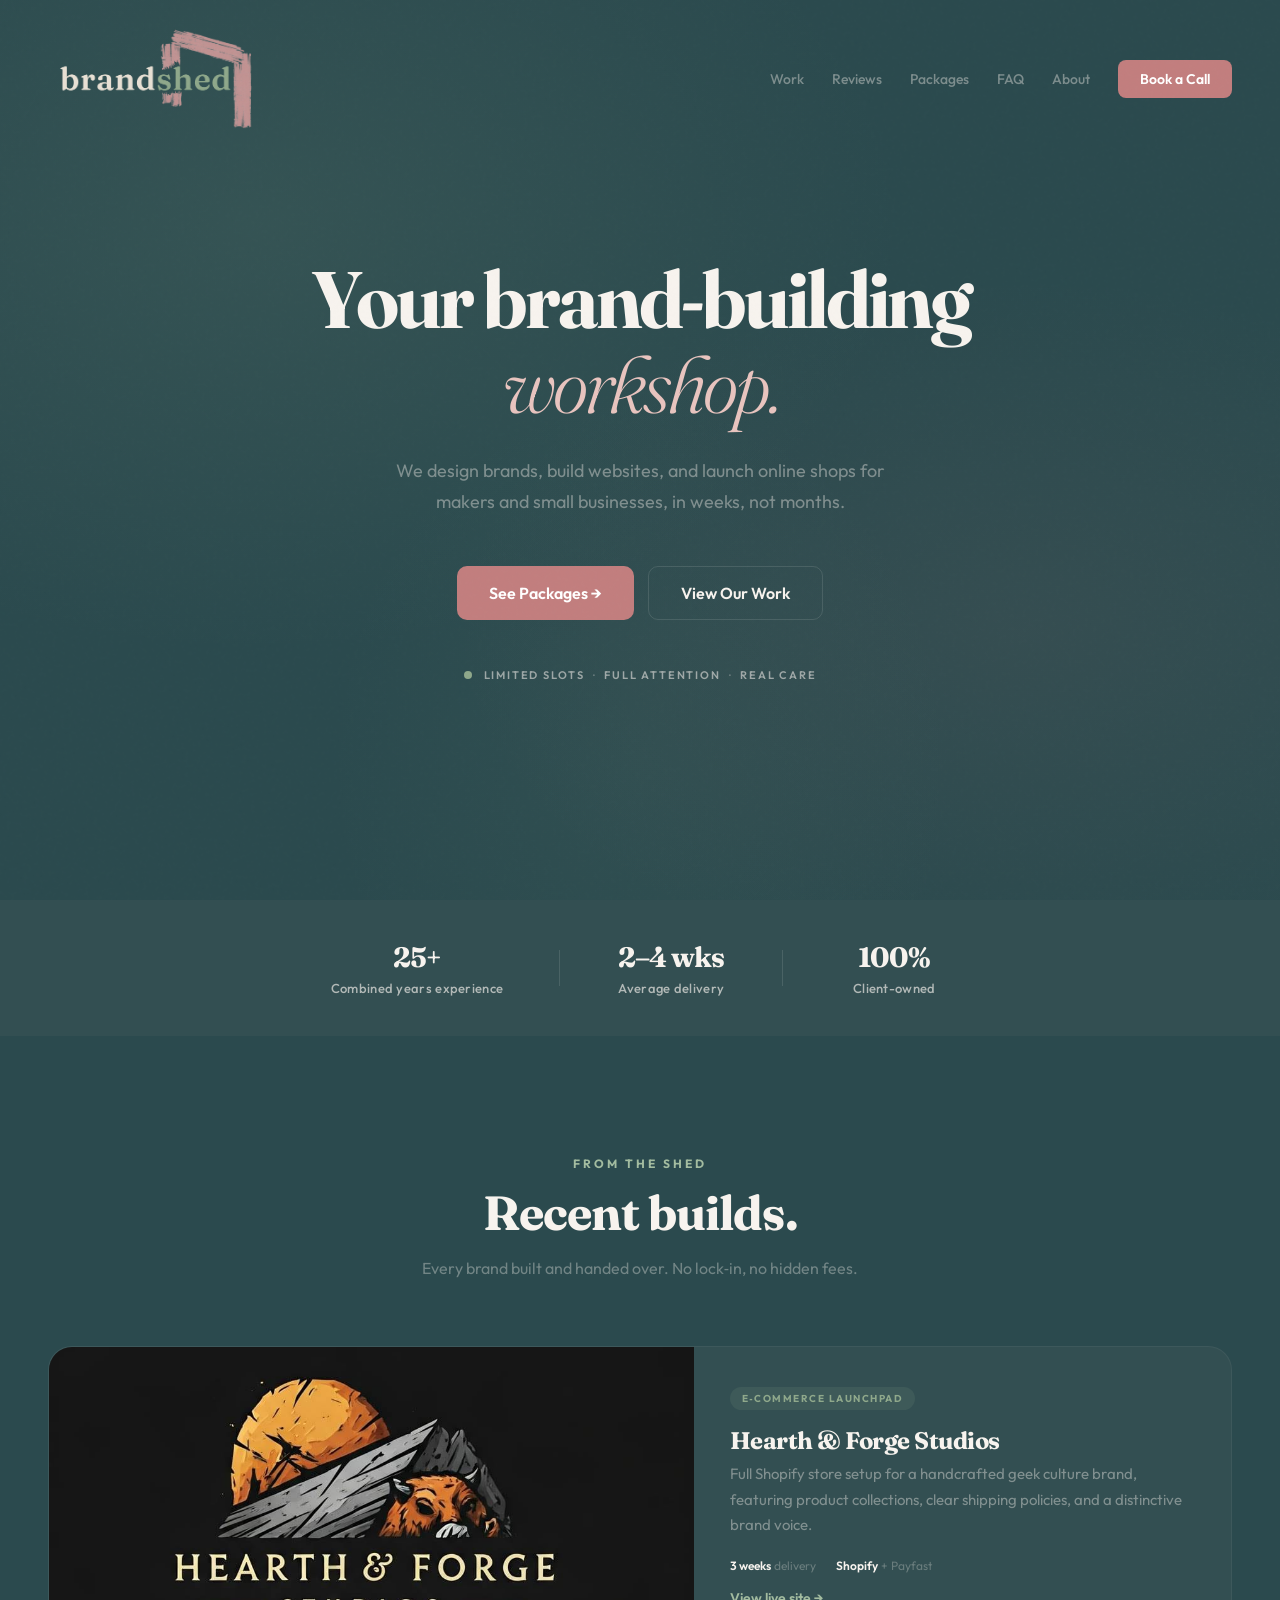
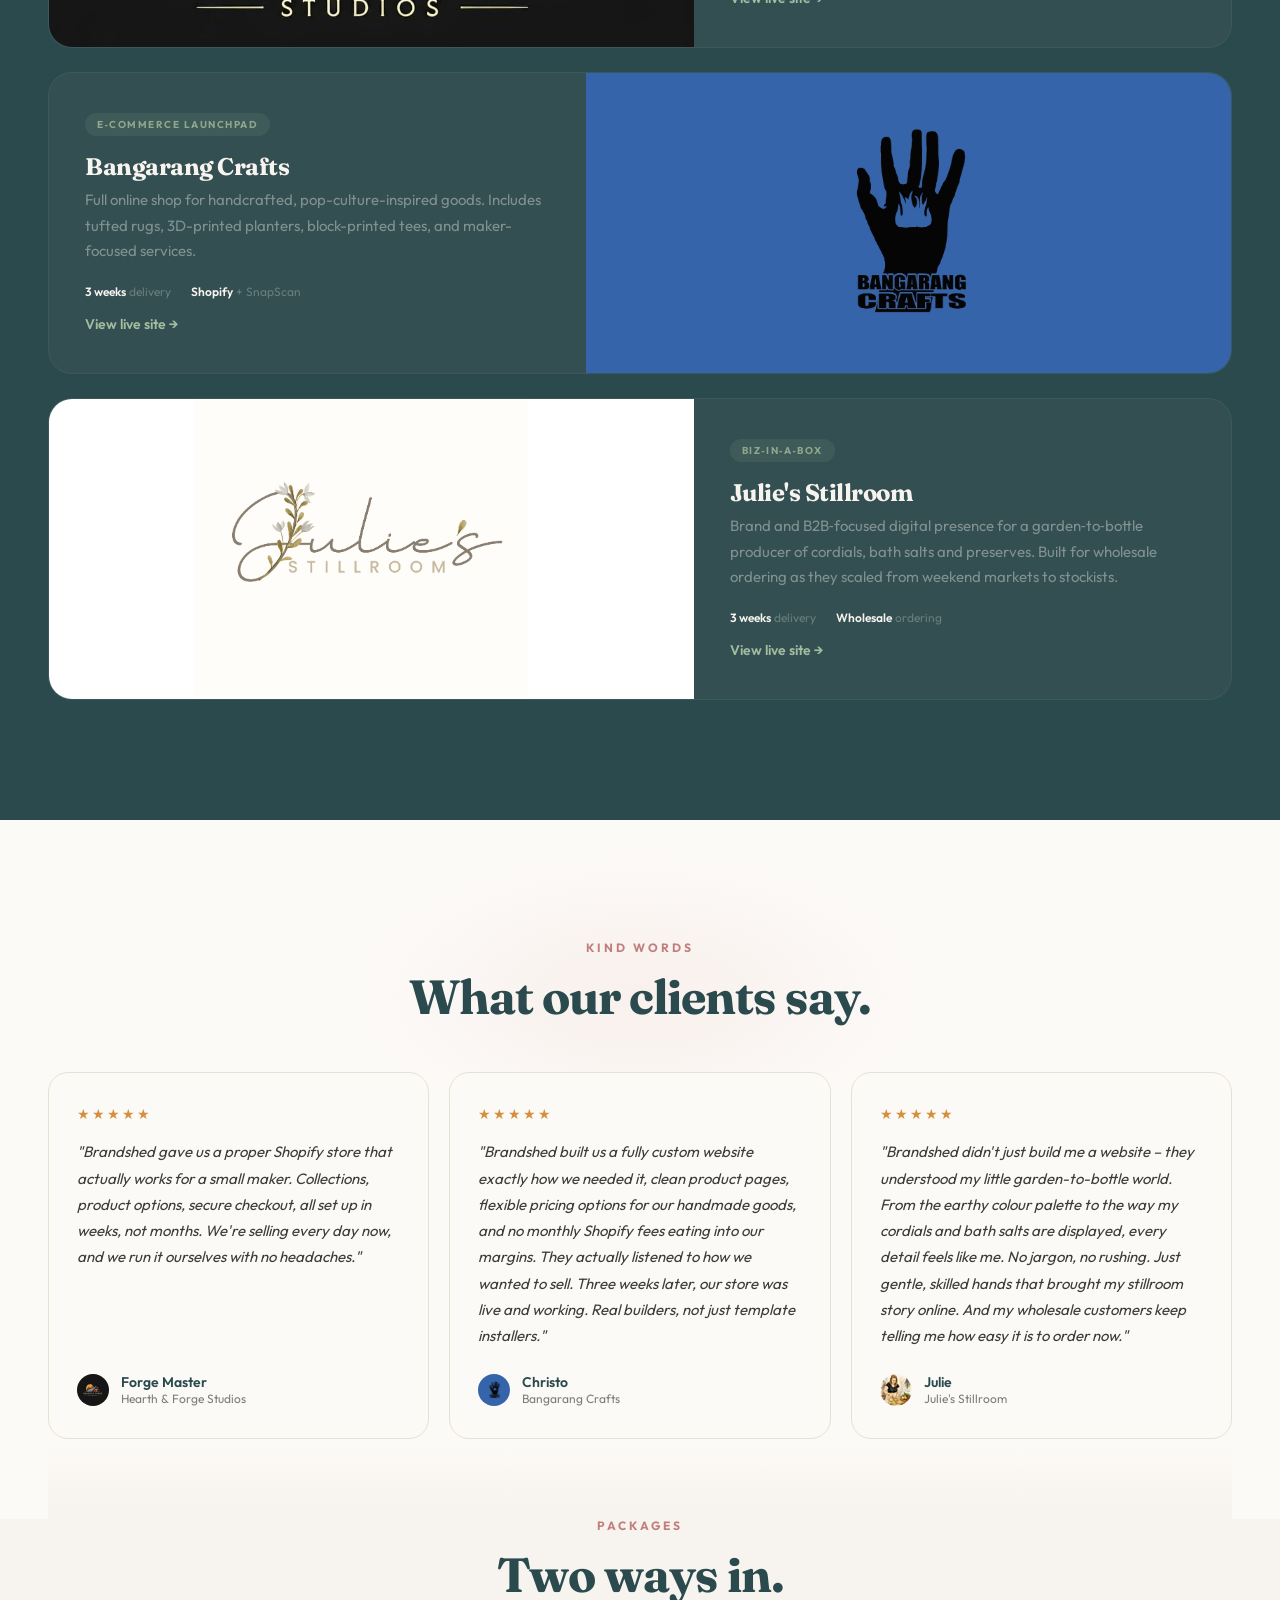
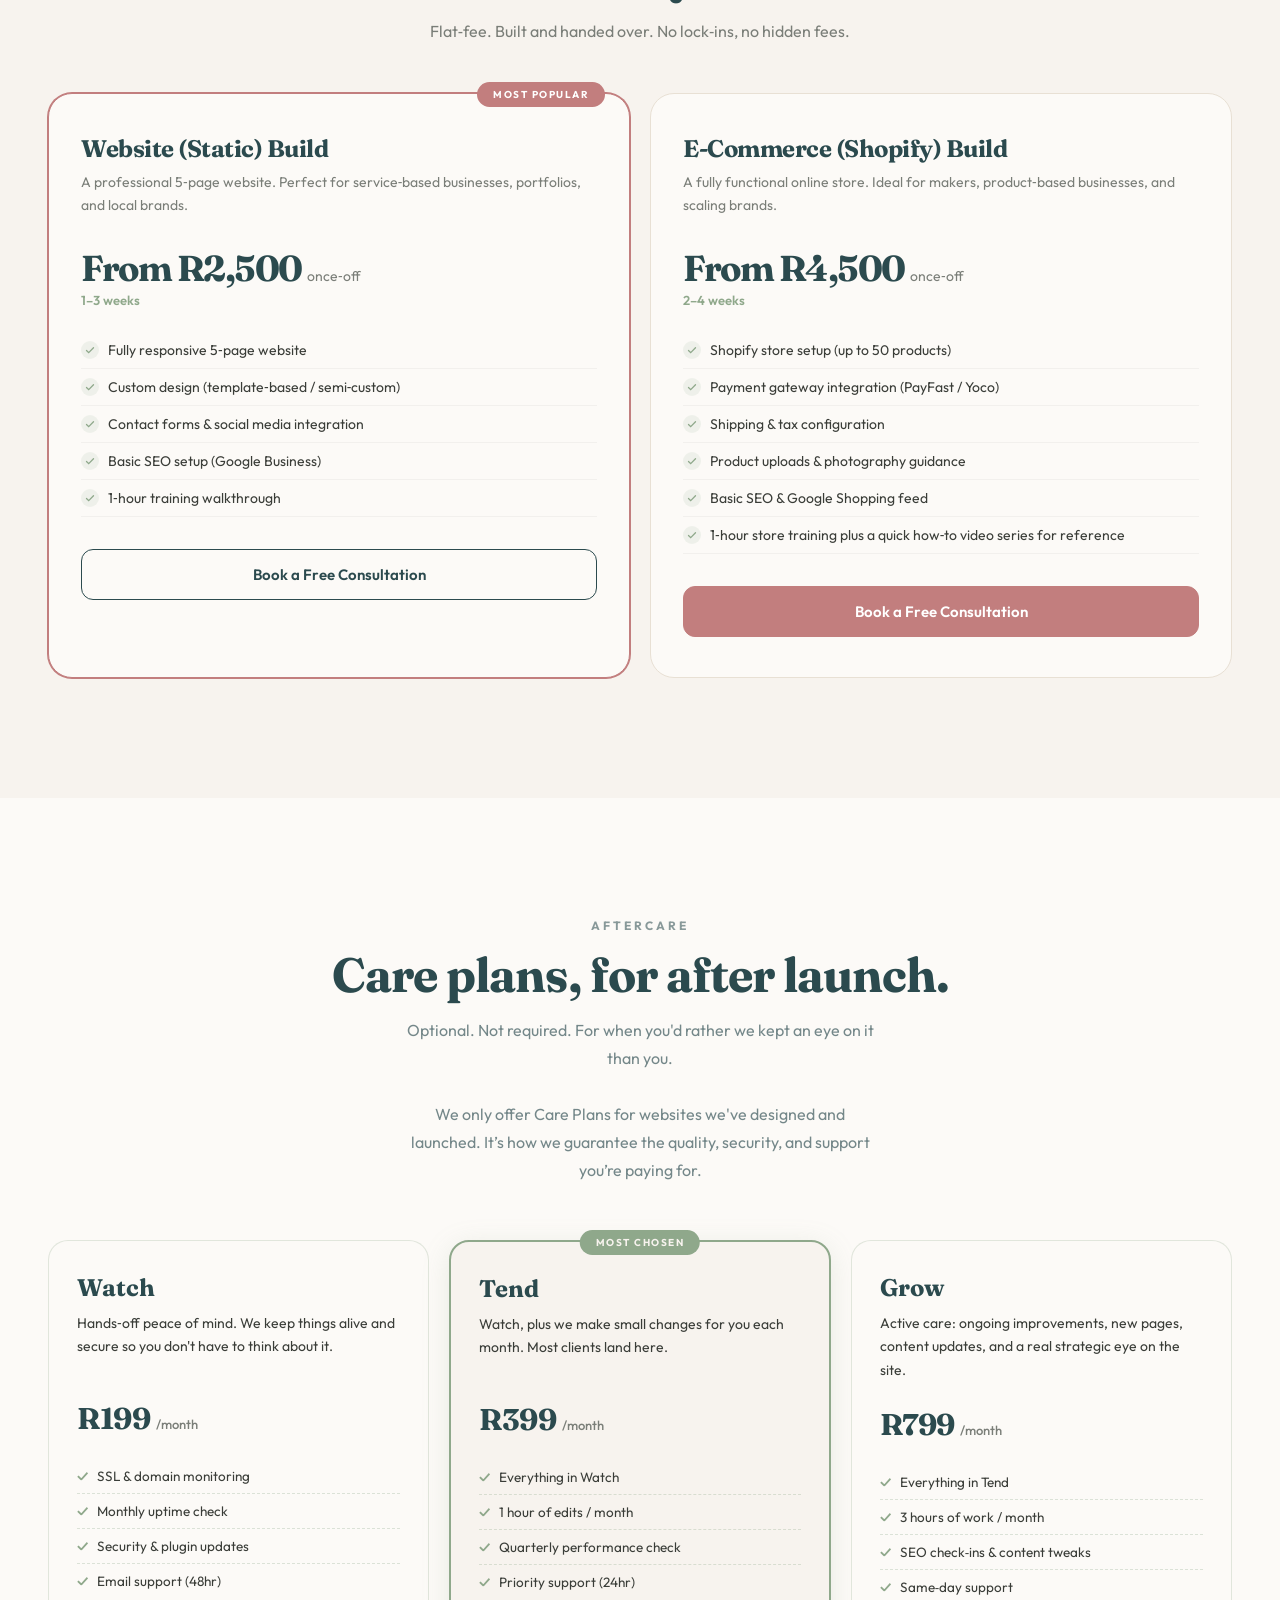
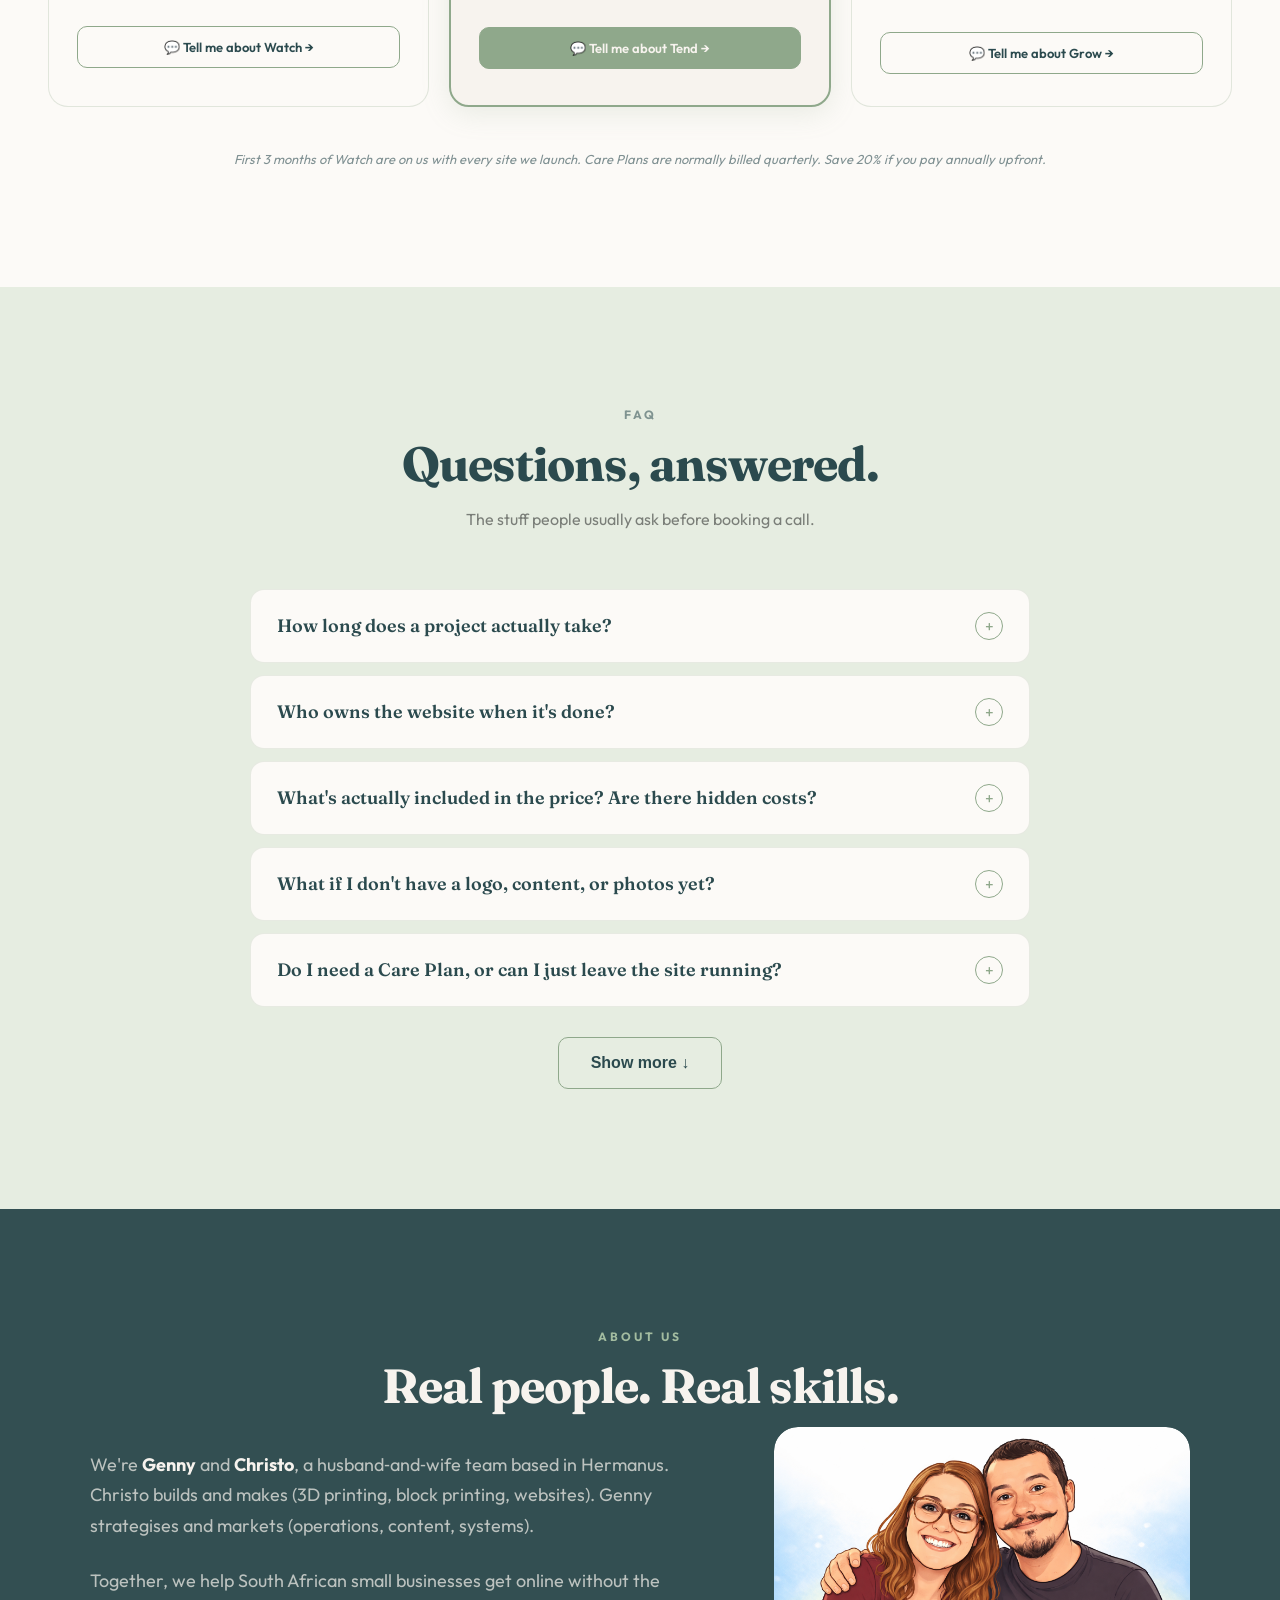
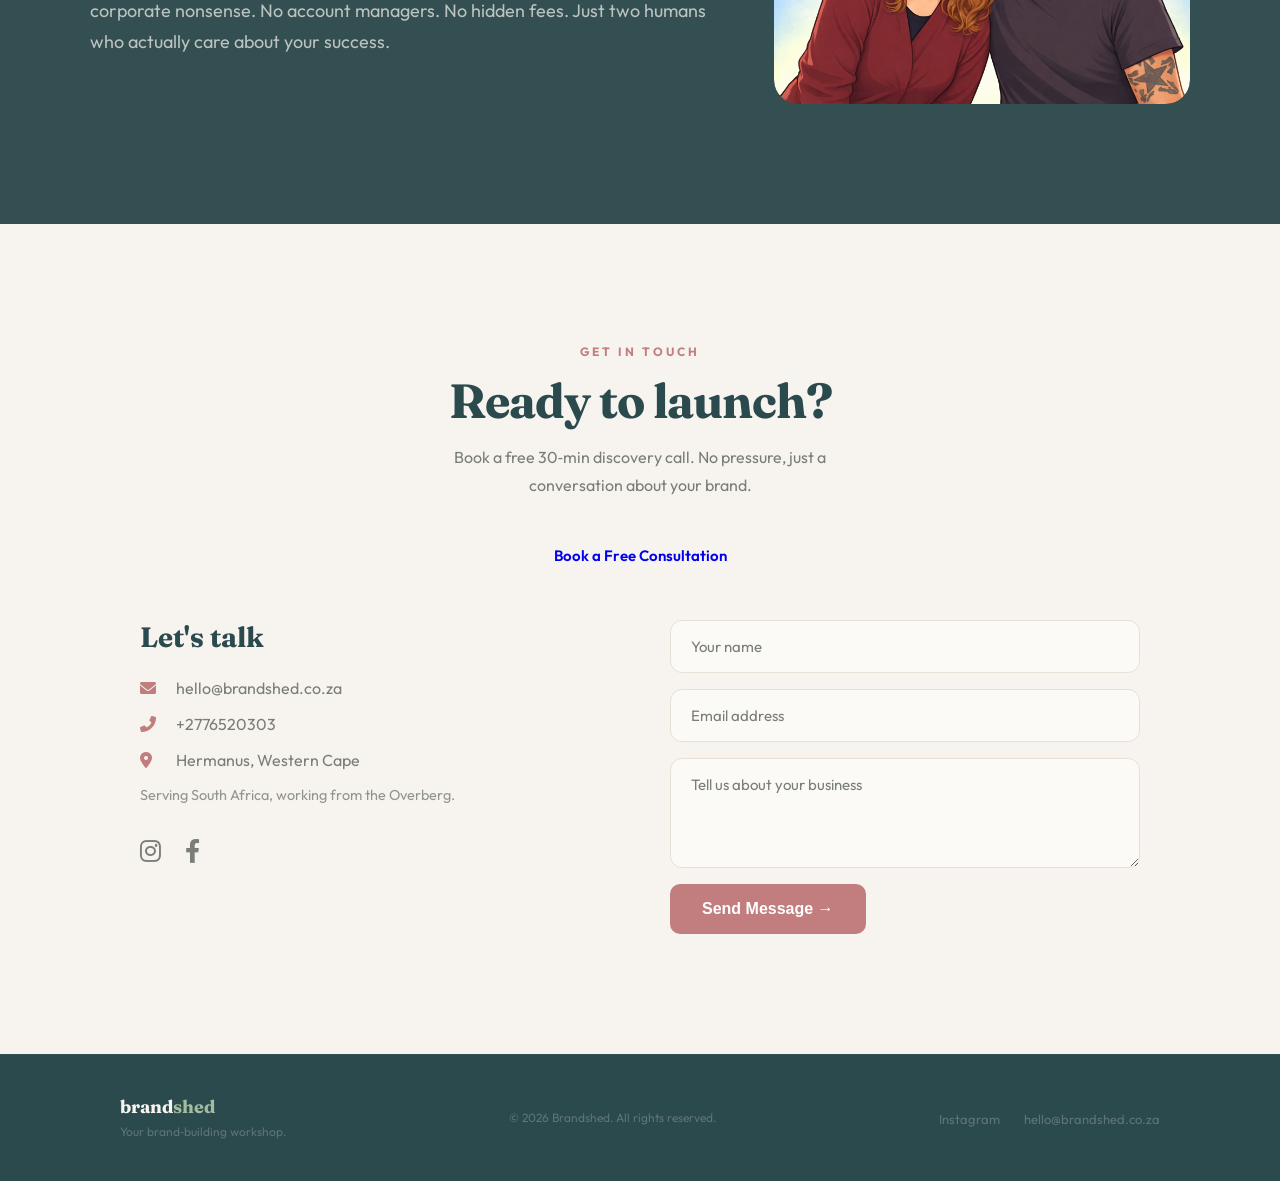
<file: index.html>
<!DOCTYPE html>
<html lang="en">
<head>
	
	<!-- Google tag (gtag.js) -->
	<script async src="https://www.googletagmanager.com/gtag/js?id=G-E866RCNZL3"></script>
	<script>
	window.dataLayer = window.dataLayer || [];
	function gtag(){dataLayer.push(arguments);}
	gtag('js', new Date());

	gtag('config', 'G-E866RCNZL3');
	</script>
	
    <meta charset="UTF-8">
    <meta name="viewport" content="width=device-width, initial-scale=1.0">

    <!-- Primary Meta Tags -->
    <title>Brandshed | Brand, Web Design & Ecommerce for SA Small Businesses</title>
    <meta name="title" content="Brandshed | Brand, Web Design & Ecommerce for SA Small Businesses">
    <meta name="description" content="Real-people branding, web design and ecommerce for South African small businesses. No corporate nonsense, no lock-in. Brand-builds from R2,500.">
    <meta name="keywords" content="web design south africa, brand design hermanus, small business website south africa, ecommerce shopify south africa, woocommerce south africa, website designer western cape">
    <meta name="author" content="Brandshed">
    <meta name="robots" content="index, follow">
    <link rel="canonical" href="https://brandshed.co.za/">

    <!-- Geo tags -->
    <meta name="geo.region" content="ZA-WC">
    <meta name="geo.placename" content="Hermanus">
    <meta name="geo.position" content="-34.4187;19.2345">
    <meta name="ICBM" content="-34.4187, 19.2345">

    <!-- Open Graph / Facebook / WhatsApp / LinkedIn -->
    <meta property="og:type" content="website">
    <meta property="og:url" content="https://brandshed.co.za/">
    <meta property="og:title" content="Brandshed | Brand, Web Design & Ecommerce for SA Small Businesses">
    <meta property="og:description" content="Real-people branding, web design and ecommerce for South African small businesses. No corporate nonsense, no lock-in.">
    <meta property="og:image" content="https://brandshed.co.za/brandshed-social.jpg">
    <meta property="og:image:width" content="1200">
    <meta property="og:image:height" content="630">
    <meta property="og:image:alt" content="Brandshed | your brand-building workshop">
    <meta property="og:locale" content="en_ZA">
    <meta property="og:site_name" content="Brandshed">

    <!-- Twitter -->
    <meta name="twitter:card" content="summary_large_image">
    <meta name="twitter:url" content="https://brandshed.co.za/">
    <meta name="twitter:title" content="Brandshed | Brand, Web Design & Ecommerce for SA Small Businesses">
    <meta name="twitter:description" content="Real-people branding, web design and ecommerce for South African small businesses. No corporate nonsense, no lock-in.">
    <meta name="twitter:image" content="https://brandshed.co.za/brandshed-social.jpg">

    <!-- Favicon -->
	<link rel="icon" type="image/x-icon" href="/favicon.ico">
	<link rel="icon" type="image/png" sizes="16x16" href="/favicon-16x16.png">
	<link rel="icon" type="image/png" sizes="32x32" href="/favicon-32x32.png">
	<link rel="apple-touch-icon" sizes="180x180" href="/apple-touch-icon.png">
	<link rel="manifest" href="/site.webmanifest">   <!-- optional: create a site.webmanifest file if needed -->

    <!-- Theme color -->
    <meta name="theme-color" content="#FAF7F2">

    <!-- Google Fonts (only weights actually used: Fraunces 400/600, Outfit 400/600) -->
    <link rel="preconnect" href="https://fonts.googleapis.com">
    <link rel="preconnect" href="https://fonts.gstatic.com" crossorigin>
    <link href="https://fonts.googleapis.com/css2?family=Fraunces:opsz,wght@9..144,400;9..144,600&family=Outfit:wght@400;600&display=swap" rel="stylesheet">

    <!-- Font Awesome (kept for icons) -->
    <link rel="stylesheet" href="https://cdnjs.cloudflare.com/ajax/libs/font-awesome/6.0.0-beta3/css/all.min.css">

    <!-- External CSS -->
    <link rel="stylesheet" href="style.css">

    <!-- Structured data: Organisation + LocalBusiness for GBP linkup -->
    <script type="application/ld+json">
    {
      "@context": "https://schema.org",
      "@type": "ProfessionalService",
      "name": "Brandshed",
      "image": "https://brandshed.co.za/brandshed-social.jpg",
      "url": "https://brandshed.co.za/",
      "telephone": "+27-XX-XXX-XXXX",
      "email": "hello@brandshed.co.za",
      "priceRange": "RR",
      "address": {
        "@type": "PostalAddress",
        "addressLocality": "Hermanus",
        "addressRegion": "Western Cape",
        "addressCountry": "ZA"
      },
      "geo": {
        "@type": "GeoCoordinates",
        "latitude": -34.4187,
        "longitude": 19.2345
      },
      "areaServed": {
        "@type": "Country",
        "name": "South Africa"
      },
      "description": "Brand identity, web design and ecommerce for South African small businesses. Husband-and-wife studio based in Hermanus.",
      "founder": [
        { "@type": "Person", "name": "Christo" },
        { "@type": "Person", "name": "Genny" }
      ],
      "sameAs": []
    }
    </script>
</head>
<body>

<!-- Navigation -->
	<nav id="nav">
    <a href="#" class="logo">
    <img src="main-wordmark-icon-darkbg.png" alt="Brandshed">
	</a>
    <ul class="nav-links" id="nav-links">
        <li><a href="#work">Work</a></li>
        <li><a href="#reviews">Reviews</a></li>
        <li><a href="#packages">Packages</a></li>
        <li><a href="#faq">FAQ</a></li>
        <li><a href="#about">About</a></li>
        <li><a href="#" data-cal-link="brandshed/discovery-call" data-cal-namespace="discovery-call" data-cal-config='{"layout":"month_view","useSlotsViewOnSmallScreen":"true"}' class="nav-cta">Book a Call</a></li>
    </ul>
    <div class="hamburger" id="hamburger">
        <span></span>
        <span></span>
        <span></span>
    </div>
</nav>

<!-- Hero -->
<section class="hero">
    <div class="hero-orbs"></div>
    <div class="hero-inner">
        <h1>Your brand-building<br><em>workshop.</em></h1>
        <p class="hero-sub">We design brands, build websites, and launch online shops for makers and small businesses, in weeks, not months.</p>
        <div class="hero-actions">
            <a href="#packages" class="btn-primary">See Packages →</a>
            <a href="#work" class="btn-ghost">View Our Work</a>
        </div>
        <div class="hero-status" aria-label="Studio capacity">
            <span class="hero-status-dot" aria-hidden="true"></span>
            <span class="hero-status-text">Limited slots <span class="hero-status-sep">·</span> Full attention <span class="hero-status-sep">·</span> Real care</span>
        </div>
    </div>
</section>

<!-- Proof Bar -->
<div class="proof-bar">
    <div class="proof-inner reveal">
        <div class="proof-stat">
            <div class="proof-number">25+</div>
            <div class="proof-label">Combined years experience</div>
        </div>
        <div class="proof-divider"></div>
        <div class="proof-stat">
            <div class="proof-number">2–4 wks</div>
            <div class="proof-label">Average delivery</div>
        </div>
        <div class="proof-divider"></div>
        <div class="proof-stat">
            <div class="proof-number">100%</div>
            <div class="proof-label">Client-owned</div>
        </div>
    </div>
</div>

<!-- Work Section -->
<section class="work-section" id="work">
    <div class="work-header reveal">
        <div class="section-label sage">From the Shed</div>
        <h2 class="section-title-dark">Recent builds.</h2>
        <p class="section-sub-dark">Every brand built and handed over. No lock‑in, no hidden fees.</p>
    </div>
    <div class="work-cards">
    <!-- Hearth & Forge Studios -->
    <div class="work-card reveal">
        <div class="wc-img">
            <img src="HFLogo.jpg" alt="Hearth & Forge Studios logo" style="width: 100%; height: 100%; object-fit: cover;">
        </div>
        <div class="wc-body">
            <div class="wc-tag">E‑Commerce Launchpad</div>
            <div class="wc-client">Hearth & Forge Studios</div>
            <div class="wc-title">Full Shopify store setup for a handcrafted geek culture brand, featuring product collections, clear shipping policies, and a distinctive brand voice.</div>
            <div class="wc-meta">
                <span class="wc-meta-item"><strong>3 weeks</strong> delivery</span>
                <span class="wc-meta-item"><strong>Shopify</strong> + Payfast</span>
            </div>
            <a href="https://hearthforge.co.za" target="_blank" rel="noopener noreferrer" class="wc-link">View live site →</a>
        </div>
    </div>

    <!-- Bangarang Crafts -->
    <div class="work-card reveal">
        <div class="wc-img">
            <img src="Bangarangcrafts_Logo2.jpg" alt="Bangarang Crafts logo" style="width: 100%; height: 100%; object-fit: cover;">
        </div>
        <div class="wc-body">
            <div class="wc-tag">E‑Commerce Launchpad</div>
            <div class="wc-client">Bangarang Crafts</div>
            <div class="wc-title">Full online shop for handcrafted, pop-culture-inspired goods. Includes tufted rugs, 3D-printed planters, block-printed tees, and maker-focused services.</div>
            <div class="wc-meta">
                <span class="wc-meta-item"><strong>3 weeks</strong> delivery</span>
                <span class="wc-meta-item"><strong>Shopify</strong> + SnapScan</span>
            </div>
            <a href="https://bangarangcrafts.co.za" target="_blank" rel="noopener noreferrer" class="wc-link">View live site →</a>
        </div>
    </div>

    <!-- Julie's Stillroom (no link for now) -->
    <div class="work-card reveal">
        <div class="wc-img">
            <img src="JulieÔÇÖs Stillroom Logo standalone.jpg" alt="Julie's Stillroom logo" style="width: 100%; height: 100%; object-fit: cover;">
        </div>
        <div class="wc-body">
            <div class="wc-tag">Biz‑in‑a‑Box</div>
            <div class="wc-client">Julie's Stillroom</div>
            <div class="wc-title">Brand and B2B‑focused digital presence for a garden‑to‑bottle producer of cordials, bath salts and preserves. Built for wholesale ordering as they scaled from weekend markets to stockists.</div>
            <div class="wc-meta">
                <span class="wc-meta-item"><strong>3 weeks</strong> delivery</span>
                <span class="wc-meta-item"><strong>Wholesale</strong> ordering</span>
            </div>
            <a href="https://juliesstillroom.co.za" target="_blank" rel="noopener noreferrer" class="wc-link">View live site →</a>
        </div>
    </div>
</div>
</section>

<!-- Testimonials -->
<section class="testimonials-section" id="reviews">
    <div class="reveal" style="text-align:center;">
        <div class="section-label rose">Kind Words</div>
        <h2 class="section-title-light">What our clients say.</h2>
    </div>
    <div class="testimonials-grid">
        <!-- Testimonial 1 -->
        <div class="t-card reveal reveal-d1">
            <div class="t-stars">★★★★★</div>
            <p class="t-text">"Brandshed gave us a proper Shopify store that actually works for a small maker. Collections, product options, secure checkout, all set up in weeks, not months. We're selling every day now, and we run it ourselves with no headaches."</p>
            <div class="t-author">
                <div class="t-avatar">
                    <img src="HFLogo.jpg" alt="Client avatar for Hearth & Forge">
                </div>
                <div class="t-author-info">
                    <div class="t-name">Forge Master</div>
                    <div class="t-role">Hearth & Forge Studios</div>
                </div>
            </div>
        </div>

        <!-- Testimonial 2 -->
        <div class="t-card reveal reveal-d2">
            <div class="t-stars">★★★★★</div>
            <p class="t-text">"Brandshed built us a fully custom website exactly how we needed it, clean product pages, flexible pricing options for our handmade goods, and no monthly Shopify fees eating into our margins. They actually listened to how we wanted to sell. Three weeks later, our store was live and working. Real builders, not just template installers."</p>
            <div class="t-author">
                <div class="t-avatar">
                    <img src="Bangarangcrafts_Logo2.jpg" alt="Client avatar for Bangarang Crafts">
                </div>
                <div class="t-author-info">
                    <div class="t-name">Christo</div>
                    <div class="t-role">Bangarang Crafts</div>
                </div>
            </div>
        </div>

        <!-- Testimonial 3 -->
        <div class="t-card reveal reveal-d3">
            <div class="t-stars">★★★★★</div>
            <p class="t-text">"Brandshed didn't just build me a website – they understood my little garden-to-bottle world. From the earthy colour palette to the way my cordials and bath salts are displayed, every detail feels like me. No jargon, no rushing. Just gentle, skilled hands that brought my stillroom story online. And my wholesale customers keep telling me how easy it is to order now."</p>
            <div class="t-author">
                <div class="t-avatar">
                    <img src="Julies Stillroom Profile Pic.webp" alt="Client avatar for Julie's Stillroom">
                </div>
                <div class="t-author-info">
                    <div class="t-name">Julie</div>
                    <div class="t-role">Julie's Stillroom</div>
                </div>
            </div>
        </div>
    </div>
</section>

<!-- Smooth transition divider -->
<div class="section-transition"></div>

<!-- Packages Section -->
<section class="packages-section" id="packages">
    <div class="reveal" style="text-align:center;">
        <div class="section-label rose">Packages</div>
        <h2 class="section-title-light">Two ways in.</h2>
        <p class="section-sub-light" style="margin:0 auto;">Flat‑fee. Built and handed over. No lock‑ins, no hidden fees.</p>
    </div>
    <div class="pkg-layout reveal">
        <!-- WEBSITE (STATIC) BUILD -->
        <div class="pkg-card featured">
            <div class="pkg-pop">Most Popular</div>
            <div class="pkg-name">Website (Static) Build</div>
            <p class="pkg-desc">A professional 5‑page website. Perfect for service‑based businesses, portfolios, and local brands.</p>
            <div class="pkg-price" data-pkg="static" data-type="once"> From R2,500 <span>once‑off</span></div>
            <div class="pkg-time">1–3 weeks</div>
            <ul class="pkg-features">
                <li>Fully responsive 5‑page website</li>
                <li>Custom design (template‑based / semi‑custom)</li>
                <li>Contact forms & social media integration</li>
                <li>Basic SEO setup (Google Business)</li>
                <li>1‑hour training walkthrough</li>
            </ul>
            <a href="#" data-cal-link="brandshed/discovery-call" data-cal-namespace="discovery-call" data-cal-config='{"layout":"month_view","useSlotsViewOnSmallScreen":"true"}' class="pkg-btn">Book a Free Consultation</a>
        </div>
        <!-- E‑COMMERCE (SHOPIFY) BUILD -->
        <div class="pkg-card">
            <div class="pkg-name">E‑Commerce (Shopify) Build</div>
            <p class="pkg-desc">A fully functional online store. Ideal for makers, product‑based businesses, and scaling brands.</p>
            <div class="pkg-price" data-pkg="ecom" data-type="once"> From R4,500 <span>once‑off</span></div>
            <div class="pkg-time">2–4 weeks</div>
            <ul class="pkg-features">
                <li>Shopify store setup (up to 50 products)</li>
                <li>Payment gateway integration (PayFast / Yoco)</li>
                <li>Shipping & tax configuration</li>
                <li>Product uploads & photography guidance</li>
                <li>Basic SEO & Google Shopping feed</li>
                <li>1‑hour store training plus a quick how‑to video series for reference</li>
            </ul>
            <a href="#" data-cal-link="brandshed/discovery-call" data-cal-namespace="discovery-call" data-cal-config='{"layout":"month_view","useSlotsViewOnSmallScreen":"true"}' class="pkg-btn">Book a Free Consultation</a>
        </div>
    </div>
</section>

<!-- Care Plans Section -->
<section class="care-section" id="care">
    <div class="care-header reveal">
        <div class="section-label sage-dark">Aftercare</div>
        <h2 class="care-title">Care plans, for after launch.</h2>
        <p class="care-sub">Optional. Not required. For when you'd rather we kept an eye on it than you.</br></br> We only offer Care Plans for websites we've designed and launched. It’s how we guarantee the quality, security, and support you’re paying for.</p>
    </div>
    <div class="care-grid reveal">
        <!-- WATCH -->
        <div class="care-card">
            <div class="care-name">Watch</div>
            <p class="care-desc">Hands‑off peace of mind. We keep things alive and secure so you don't have to think about it.</p>
            <div class="care-price">R199 <span>/month</span></div>
            <ul class="care-features">
                <li>SSL & domain monitoring</li>
                <li>Monthly uptime check</li>
                <li>Security & plugin updates</li>
                <li>Email support (48hr)</li>
            </ul>
            <a href="#contact" class="care-btn" data-plan="Watch">💬 Tell me about Watch →</a>
        </div>
        <!-- TEND -->
        <div class="care-card featured">
            <div class="care-pop">Most chosen</div>
            <div class="care-name">Tend</div>
            <p class="care-desc">Watch, plus we make small changes for you each month. Most clients land here.</p>
            <div class="care-price">R399 <span>/month</span></div>
            <ul class="care-features">
                <li>Everything in Watch</li>
                <li>1 hour of edits / month</li>
                <li>Quarterly performance check</li>
                <li>Priority support (24hr)</li>
            </ul>
            <a href="#contact" class="care-btn" data-plan="Tend">💬 Tell me about Tend →</a>
        </div>
        <!-- GROW -->
        <div class="care-card">
            <div class="care-name">Grow</div>
            <p class="care-desc">Active care: ongoing improvements, new pages, content updates, and a real strategic eye on the site.</p>
            <div class="care-price">R799 <span>/month</span></div>
            <ul class="care-features">
                <li>Everything in Tend</li>
                <li>3 hours of work / month</li>
                <li>SEO check‑ins & content tweaks</li>
                <li>Same‑day support</li>
            </ul>
            <a href="#contact" class="care-btn" data-plan="Grow">💬 Tell me about Grow →</a>
        </div>
    </div>
    <p class="care-note reveal">First 3 months of Watch are on us with every site we launch. Care Plans are normally billed quarterly. Save 20% if you pay annually upfront.</p>
</section>

<!-- FAQ Section -->
<section class="faq-section" id="faq">
    <div class="faq-header reveal">
        <div class="section-label sage-dark">FAQ</div>
        <h2 class="section-title-light">Questions, answered.</h2>
        <p class="section-sub-light">The stuff people usually ask before booking a call.</p>
    </div>

    <div class="faq-list reveal">
        <!-- FAQ 1 -->
        <details class="faq-item">
            <summary class="faq-q">
                <span>How long does a project actually take?</span>
                <span class="faq-icon" aria-hidden="true">+</span>
            </summary>
            <div class="faq-a">
                <p>Most builds take 1–4 weeks from kickoff, depending on the package and how quickly you can get us content. A simple 5‑page website can launch in 7 days if you're organised; a full Biz‑in‑a‑Box brand and shop usually lands around 3–4 weeks. We'll give you a realistic timeline before we start, and we don't take on more than we can deliver.</p>
            </div>
        </details>

        <!-- FAQ 2 -->
        <details class="faq-item">
            <summary class="faq-q">
                <span>Who owns the website when it's done?</span>
                <span class="faq-icon" aria-hidden="true">+</span>
            </summary>
            <div class="faq-a">
                <p>You do. 100%. The domain is in your name, the hosting is in your account, the source files are yours. We hand over login details, training, and a guide on day one of your project going live. Everything is built so you could walk away with it tomorrow if you wanted to. We just don't think you'll want to.</p>
            </div>
        </details>

        <!-- FAQ 3 -->
        <details class="faq-item">
            <summary class="faq-q">
                <span>What's actually included in the price? Are there hidden costs?</span>
                <span class="faq-icon" aria-hidden="true">+</span>
            </summary>
            <div class="faq-a">
                <p>The package price is the build price. What's not included (because it's not ours to charge for): your domain registration, your hosting, and any third‑party tools you choose like Shopify or PayFast transaction fees. These costs are usually small but they're paid directly to those providers, not to us. Before you commit, we'll give you a full cost breakdown so you know exactly what you'll pay upfront and what you'll pay each month afterwards.</p>
            </div>
        </details>

        <!-- FAQ 4 -->
        <details class="faq-item">
            <summary class="faq-q">
                <span>What if I don't have a logo, content, or photos yet?</span>
                <span class="faq-icon" aria-hidden="true">+</span>
            </summary>
            <div class="faq-a">
                <p>That's literally what Biz‑in‑a‑Box is for. We'll design your brand from scratch (logo, colours, fonts), help you write or polish your website copy, and give you guidance on photos. We can also connect you with trusted SA photographers if you need shots taken. You don't need to have it all figured out before you contact us. Most clients don't.</p>
            </div>
        </details>

        <!-- FAQ 5 -->
        <details class="faq-item">
            <summary class="faq-q">
                <span>Do I need a Care Plan, or can I just leave the site running?</span>
                <span class="faq-icon" aria-hidden="true">+</span>
            </summary>
            <div class="faq-a">
                <p>You don't need one. Every project ends with a proper training walkthrough plus written guides, so you can confidently update your own site, swap copy, add a product. But we also know you'd rather spend that time doing what you actually do best, whether that's making, consulting, baking, designing. That's what Care Plans are for: we keep an eye on the technical bits and handle small changes, so you don't have to think about it.</p>
            </div>
        </details>

        <!-- FAQ 6 (hidden initially) -->
        <details class="faq-item">
            <summary class="faq-q">
                <span>Can you help with SEO and getting found on Google?</span>
                <span class="faq-icon" aria-hidden="true">+</span>
            </summary>
            <div class="faq-a">
                <p>Yes, with two layers. Every site we build comes with the SEO basics done properly out of the box: clean code, fast load times, a sitemap, schema markup, and Google Business Profile setup. That's a solid foundation that a lot of bigger sites still get wrong.</p>
                <p>For ongoing SEO, our Grow Care Plan adds keyword research and one SEO‑optimised blog post per month, written and published for you, with social copy alongside. It's a sustainable rhythm for a small business that wants to grow without paying agency retainers.</p>
                <p>If you need deeper, more aggressive SEO work (backlink building, technical audits, competitor analysis), that's a different kind of engagement and not really our specialty. We know people who do it well and we're happy to refer you.</p>
            </div>
        </details>

        <!-- FAQ 7 (hidden initially) -->
        <details class="faq-item">
            <summary class="faq-q">
                <span>We're not in Hermanus or even in South Africa. Can you still help?</span>
                <span class="faq-icon" aria-hidden="true">+</span>
            </summary>
            <div class="faq-a">
                <p>We work remotely with clients across South Africa, and we've done projects with founders abroad too. The whole process happens over email and Google Meet calls. Being based in Hermanus doesn't limit who we work with. It just means we get to hear the ocean while we work.</p>
                <p>One note for international clients: our pricing is built around what's fair for South African small businesses. If you're earning in pounds, dollars, or euros, the value you'd be getting is wildly disproportionate to the price. We adjust international quotes to reflect that, so it's a fair trade on both sides. Get in touch and we'll talk through what makes sense.</p>
            </div>
        </details>

        <!-- FAQ 8 (hidden initially) -->
        <details class="faq-item">
            <summary class="faq-q">
                <span>How do payments work? Are payment plans an option?</span>
                <span class="faq-icon" aria-hidden="true">+</span>
            </summary>
            <div class="faq-a">
                <p>Build projects work on a 50% deposit / 50% on launch split, payable by Yoco card or EFT. If that's tight on cashflow, just say so. We've split projects into 3, 4, or 5 smaller monthly amounts before, and we're happy to do it again. The work paces with the payments, and the site goes live once everything's settled.</p>
                <p>Care Plans are normally billed quarterly. Good to know: you'll get a 20% discount if you pay annually upfront.</p>
            </div>
        </details>
    </div>

    <!-- "Show more / Show less" button -->
    <div class="faq-more-btn-container" style="text-align: center; margin-top: 30px;">
        <button id="faqToggleBtn" class="btn-ghost" style="background: transparent; border-color: var(--sage); color: var(--deep);">Show more ↓</button>
    </div>
</section>

<!-- About Section (new) -->
<section class="about-section" id="about">
    <div class="reveal" style="text-align:center;">
        <div class="section-label sage">About Us</div>
        <h2 class="section-title-dark">Real people. Real skills.</h2>
    </div>
    <div class="about-grid">
        <div class="about-content reveal">
            <p class="about-text">We're <strong>Genny</strong> and <strong>Christo</strong>, a husband‑and‑wife team based in Hermanus. Christo builds and makes (3D printing, block printing, websites). Genny strategises and markets (operations, content, systems).</p>
            <p class="about-text">Together, we help South African small businesses get online without the corporate nonsense. No account managers. No hidden fees. Just two humans who actually care about your success.</p>
           
        </div>
        <div class="about-image reveal">
    <img src="GEN+Chris.png" alt="Genny and Christo - founders of brandshed" class="about-photo">
	</div>
    </div>
</section>

<!-- Contact Section -->
<section class="contact-section" id="contact">
    <div class="reveal" style="text-align:center;">
        <div class="section-label rose">Get in touch</div>
        <h2 class="section-title-light">Ready to launch?</h2>
        <p class="section-sub-light" style="margin:0 auto 2rem;">Book a free 30‑min discovery call. No pressure, just a conversation about your brand.</p>
        <!-- Cal.com booking button (replace href with your real Cal.com link) -->
        <p style="text-align:center; margin-bottom: 2.5rem;">
            <a href="#" data-cal-link="brandshed/discovery-call" data-cal-namespace="discovery-call" data-cal-config='{"layout":"month_view","useSlotsViewOnSmallScreen":"true"}' class="pkg-btn">Book a Free Consultation</a>
        </p>
    </div>
    <div class="contact-grid">
        <div class="contact-info reveal">
            <h3 class="contact-info-title">Let's talk</h3>
            <p class="contact-info-text"><i class="fas fa-envelope"></i> <a href="mailto:hello@brandshed.co.za">hello@brandshed.co.za</a></p>
            <p class="contact-info-text"><i class="fas fa-phone-alt"></i> <a href="tel:+27765202303">+2776520303</a></p>
            <p class="contact-info-text"><i class="fas fa-map-marker-alt"></i> Hermanus, Western Cape</p>
            <p class="contact-info-text" style="font-size:0.9em; opacity:0.8; margin-top:1rem;">Serving South Africa, working from the Overberg.</p>
            <div class="contact-social">
                <a href="https://instagram.com/brandshed.co.za" target="_blank" rel="noopener" aria-label="Instagram"><i class="fab fa-instagram"></i></a>
                <a href="https://facebook.com/brandshed.co.za" target="_blank" rel="noopener" aria-label="Facebook"><i class="fab fa-facebook-f"></i></a>
            </div>
        </div>
        <!-- Contact form: powered by Web3Forms. Replace YOUR-WEB3FORMS-ACCESS-KEY with your real key from web3forms.com -->
        <form class="contact-form reveal" id="contactForm" action="https://api.web3forms.com/submit" method="POST">
            <input type="hidden" name="access_key" value="bd55810a-bf69-47a8-8bd4-ca36c2002fe7">
            <input type="hidden" name="subject" value="New enquiry from brandshed.co.za">
            <input type="hidden" name="from_name" value="Brandshed Website">
            <input type="checkbox" name="botcheck" style="display:none;">
            <input type="text" name="name" placeholder="Your name" required>
            <input type="email" name="email" placeholder="Email address" required>
            <textarea name="message" placeholder="Tell us about your business" rows="4" required></textarea>
            <button type="submit" class="btn-primary">Send Message →</button>
            <p id="formStatus" style="margin-top:1rem; text-align:center; display:none;"></p>
        </form>
    </div>
</section>

<!-- Footer -->
<footer>
    <div class="footer-inner">
        <div>
            <div class="footer-brand">brand<span>shed</span></div>
            <p class="footer-legal" style="margin-top:4px;">Your brand‑building workshop.</p>
        </div>
        <p class="footer-legal">© <span id="copyrightYear"></span> Brandshed. All rights reserved.</p>
        <ul class="footer-links">
            <li><a href="https://instagram.com/brandshed.co.za" target="_blank" rel="noopener">Instagram</a></li>
            <li><a href="mailto:hello@brandshed.co.za">hello@brandshed.co.za</a></li>
        </ul>
    </div>
</footer>

<!-- External JavaScript -->
<script src="script.js"></script>
</body>
</html>
</file>
<file: style.css>
:root {
  /* Slate teal — the deep anchor */
  --deep: #2b4a4e;
  --deep-mid: #334f52;
  --deep-card: #3a5a5e;

  /* Loden sage — trust, info, organic growth */
  --sage: #8fa88b;
  --sage-light: #a3bca0;
  --sage-pale: #e6ede1;
  --sage-glow: rgba(143, 168, 139, 0.12);
  --sage-subtle: rgba(143, 168, 139, 0.06);

  /* Dusty rose — warmth, action, human touch */
  --rose: #c27e7e;
  --rose-light: #d4918f;
  --rose-glow: rgba(194, 126, 126, 0.1);
  --rose-subtle: rgba(194, 126, 126, 0.06);

  /* Veiled pink — soft, delicate accent */
  --blush: #e8c4bf;

  /* Warm neutrals */
  --cream: #f7f3ee;
  --warm: #fcfaf7;
  --sand: #e8e0d4;
  --stone: #b8b2a8;
  --slate: #7a7e78;
  --charcoal: #3a3d38;

  /* Optional warm pop (used very sparingly) */
  --amber: #d4903c;
}

* {
  margin: 0;
  padding: 0;
  box-sizing: border-box;
}

/* CRITICAL: Prevent horizontal scroll on any device */
html {
  overflow-x: hidden;
  width: 100%;
}

body {
  font-family: 'Outfit', sans-serif;
  background: var(--deep);
  color: #fff;
  overflow-x: hidden;
  width: 100%;
  -webkit-font-smoothing: antialiased;
  position: relative;
}

/* Grain overlay */
body::after {
  content: '';
  position: fixed;
  inset: 0;
  background-image: url("data:image/svg+xml,%3Csvg viewBox='0 0 256 256' xmlns='http://www.w3.org/2000/svg'%3E%3Cfilter id='n'%3E%3CfeTurbulence type='fractalNoise' baseFrequency='0.85' numOctaves='4' stitchTiles='stitch'/%3E%3C/filter%3E%3Crect width='100%25' height='100%25' filter='url(%23n)' opacity='0.4'/%3E%3C/svg%3E");
  opacity: 0.03;
  pointer-events: none;
  z-index: 9999;
}

/* Animations */
@keyframes fadeUp {
  from {
    opacity: 0;
    transform: translateY(32px);
  }
  to {
    opacity: 1;
    transform: translateY(0);
  }
}

@keyframes breathe {
  0%, 100% {
    opacity: 0.5;
    transform: scale(1);
  }
  50% {
    opacity: 0.8;
    transform: scale(1.02);
  }
}

.reveal {
  opacity: 0;
  transform: translateY(36px);
  transition: opacity 0.9s cubic-bezier(0.25, 0, 0.15, 1), transform 0.9s cubic-bezier(0.25, 0, 0.15, 1);
}

.reveal.visible {
  opacity: 1;
  transform: translateY(0);
}

.reveal-d1 { transition-delay: 0.08s; }
.reveal-d2 { transition-delay: 0.16s; }
.reveal-d3 { transition-delay: 0.24s; }

/* Navigation */
nav {
  position: fixed;
  top: 0;
  width: 100%;
  z-index: 100;
  padding: 18px 48px;
  display: flex;
  justify-content: space-between;
  align-items: center;
  transition: all 0.5s;
}

nav.scrolled {
  background: rgba(43, 74, 78, 0.9);
  backdrop-filter: blur(20px);
  box-shadow: 0 1px 0 rgba(255, 255, 255, 0.04);
}

.logo {
  font-family: 'Fraunces', serif;
  font-size: 22px;
  font-weight: 700;
  color: var(--cream);
  text-decoration: none;
  letter-spacing: -0.5px;
}

.logo span {
  color: var(--sage-light);
}

.nav-links {
  display: flex;
  gap: 28px;
  align-items: center;
  list-style: none;
}

.nav-links a {
  font-size: 14px;
  font-weight: 500;
  color: rgba(247, 243, 238, 0.4);
  text-decoration: none;
  transition: color 0.3s;
}

.nav-links a:hover {
  color: var(--cream);
}

.nav-cta {
  background: var(--rose) !important;
  color: #fff !important;
  padding: 10px 22px !important;
  border-radius: 8px;
  font-weight: 600 !important;
  transition: all 0.3s !important;
}

.nav-cta:hover {
  background: var(--rose-light) !important;
  transform: translateY(-1px);
}

.hamburger {
  display: none;
  flex-direction: column;
  cursor: pointer;
  gap: 5px;
}

.hamburger span {
  width: 25px;
  height: 3px;
  background: var(--cream);
  border-radius: 3px;
  transition: all 0.3s;
}

/* Logo image base — LARGE initial size */
.logo img {
    display: block;
    height: 120px;           /* Much bigger! Adjust up/down as you like */
    width: auto;
    transition: all 0.3s cubic-bezier(0.25, 0, 0.15, 1);
    object-fit: contain;
}

/* When scrolled, logo shrinks to compact size */
nav.scrolled .logo img {
    height: 44px;
}

/* Tablet (e.g., iPad) – still big but slightly smaller */
@media (max-width: 900px) {
    .logo img {
        height: 90px;
    }
    nav.scrolled .logo img {
        height: 38px;
    }
}

/* Mobile – big but fits viewport */
@media (max-width: 600px) {
    .logo img {
        height: 70px;
    }
    nav.scrolled .logo img {
        height: 32px;
    }
}

/* Hero */
.hero {
  min-height: 100vh;
  display: flex;
  flex-direction: column;
  justify-content: center;
  align-items: center;
  text-align: center;
  padding: 120px 32px 80px;
  position: relative;
  overflow: hidden;
}

.hero-orbs {
  position: absolute;
  inset: 0;
  background:
    radial-gradient(ellipse at 20% 25%, rgba(143, 168, 139, 0.1), transparent 45%),
    radial-gradient(ellipse at 80% 70%, rgba(194, 126, 126, 0.07), transparent 40%),
    radial-gradient(ellipse at 50% 85%, rgba(143, 168, 139, 0.05), transparent 35%);
  animation: breathe 20s ease infinite;
}

.hero-inner {
  position: relative;
  z-index: 2;
  width: 100%;
  max-width: 760px;
  padding: 0 20px;
  box-sizing: border-box;
}

.hero-badge {
  display: inline-flex;
  align-items: center;
  gap: 8px;
  background: var(--sage-glow);
  border: 1px solid rgba(143, 168, 139, 0.18);
  padding: 8px 18px;
  border-radius: 100px;
  font-size: 12px;
  font-weight: 600;
  color: var(--sage-light);
  margin-bottom: 36px;
  animation: fadeUp 0.7s ease both;
  letter-spacing: 0.4px;
}

.hero-badge::before {
  content: '';
  width: 7px;
  height: 7px;
  border-radius: 50%;
  background: var(--sage);
  animation: breathe 3s ease infinite;
}

/* Hero status indicator */
.hero-status {
  display: inline-flex;
  align-items: center;
  justify-content: center;
  gap: 12px;
  margin-top: 48px;
  font-size: 11px;
  font-weight: 600;
  letter-spacing: 1.8px;
  text-transform: uppercase;
  color: rgba(247, 243, 238, 0.55);
  animation: fadeUp 0.7s 0.32s ease both;
  flex-wrap: wrap;
  max-width: 100%;
  padding: 0 16px;
  text-align: center;
  word-break: keep-all;
}

.hero-status-dot {
  width: 8px;
  height: 8px;
  border-radius: 50%;
  background: var(--sage);
  box-shadow: 0 0 0 0 rgba(143, 168, 139, 0.5);
  animation: heroPulse 2.4s ease-in-out infinite;
  flex-shrink: 0;
}

.hero-status-sep {
  display: inline-block;
  margin: 0 4px;
  color: rgba(247, 243, 238, 0.3);
}

@keyframes heroPulse {
  0%, 100% {
    box-shadow: 0 0 0 0 rgba(143, 168, 139, 0.55);
    opacity: 1;
  }
  50% {
    box-shadow: 0 0 0 6px rgba(143, 168, 139, 0);
    opacity: 0.85;
  }
}

.hero h1 {
  font-family: 'Fraunces', serif;
  font-size: clamp(44px, 7vw, 80px);
  font-weight: 700;
  line-height: 1.06;
  color: var(--cream);
  letter-spacing: -3px;
  margin-bottom: 28px;
  animation: fadeUp 0.7s 0.08s ease both;
}

.hero h1 em {
  font-style: italic;
  font-weight: 300;
  color: var(--blush);
}

.hero-sub {
  font-size: 18px;
  line-height: 1.75;
  color: rgba(247, 243, 238, 0.4);
  max-width: 500px;
  margin: 0 auto 48px;
  animation: fadeUp 0.7s 0.16s ease both;
}

.hero-actions {
  display: flex;
  gap: 14px;
  justify-content: center;
  flex-wrap: wrap;
  animation: fadeUp 0.7s 0.24s ease both;
}

.btn-primary {
  display: inline-flex;
  align-items: center;
  gap: 8px;
  background: var(--rose);
  color: #fff;
  padding: 16px 32px;
  border-radius: 10px;
  font-size: 16px;
  font-weight: 600;
  text-decoration: none;
  transition: all 0.3s;
  border: none;
  cursor: pointer;
}

.btn-primary:hover {
  background: var(--rose-light);
  transform: translateY(-2px);
  box-shadow: 0 8px 28px rgba(194, 126, 126, 0.18);
}

.btn-ghost {
  display: inline-flex;
  align-items: center;
  gap: 8px;
  background: transparent;
  color: var(--cream);
  padding: 16px 32px;
  border-radius: 10px;
  font-size: 16px;
  font-weight: 600;
  text-decoration: none;
  border: 1.5px solid rgba(247, 243, 238, 0.12);
  transition: all 0.3s;
}

.btn-ghost:hover {
  border-color: rgba(247, 243, 238, 0.28);
  background: rgba(247, 243, 238, 0.03);
}

.scroll-hint {
  position: absolute;
  bottom: 32px;
  left: 50%;
  transform: translateX(-50%);
  display: flex;
  flex-direction: column;
  align-items: center;
  gap: 8px;
  animation: fadeUp 1s 1s ease both;
}

.scroll-hint span {
  font-size: 10px;
  text-transform: uppercase;
  letter-spacing: 2px;
  color: rgba(247, 243, 238, 0.15);
}

.scroll-line {
  width: 1px;
  height: 36px;
  background: linear-gradient(to bottom, rgba(247, 243, 238, 0.12), transparent);
  animation: breathe 2.5s ease infinite;
}

/* Proof Bar */
.proof-bar {
  background: var(--deep-mid);
  padding: 8px 48px;
  position: relative;
  z-index: 2;
  width: 100%;
  overflow-x: hidden;
}

.proof-inner {
  display: flex;
  align-items: center;
  justify-content: center;
  gap: 56px;
  padding: 32px 0;
  max-width: 1100px;
  margin: 0 auto;
  flex-wrap: wrap;
}

.proof-stat {
  display: flex;
  flex-direction: column;
  align-items: center;
  text-align: center;
  min-width: 110px;
}

.proof-number {
  font-family: 'Fraunces', serif;
  font-size: 28px;
  font-weight: 700;
  color: var(--cream);
  letter-spacing: -1px;
}

.proof-label {
  font-size: 13px;
  color: rgba(247, 243, 238, 0.65);
  font-weight: 500;
  margin-top: 6px;
  letter-spacing: 0.3px;
}

.proof-divider {
  width: 1px;
  height: 36px;
  background: rgba(247, 243, 238, 0.12);
}

/* Section Labels */
.section-label {
  font-size: 12px;
  text-transform: uppercase;
  letter-spacing: 3px;
  font-weight: 700;
  margin-bottom: 14px;
}

.section-label.sage {
  color: var(--sage-light);
}

.section-label.rose {
  color: var(--rose);
}

/* Work Section (dark) */
.work-section {
  background: var(--deep);
  padding: 120px 48px;
  width: 100%;
  overflow-x: hidden;
}

.work-header {
  text-align: center;
  margin-bottom: 64px;
}

.section-title-dark {
  font-family: 'Fraunces', serif;
  font-size: clamp(30px, 4.5vw, 48px);
  font-weight: 700;
  color: var(--cream);
  letter-spacing: -1px;
  line-height: 1.15;
  margin-bottom: 14px;
}

.section-sub-dark {
  font-size: 16px;
  line-height: 1.75;
  color: rgba(247, 243, 238, 0.35);
  max-width: 460px;
  margin: 0 auto;
}

.work-cards {
  display: flex;
  flex-direction: column;
  gap: 24px;
  max-width: 1000px;
  margin: 0 auto;
  width: 100%;
}

.work-card {
  display: grid;
  grid-template-columns: 1.2fr 1fr;
  border-radius: 24px;
  overflow: hidden;
  background: var(--deep-mid);
  border: 1px solid rgba(247, 243, 238, 0.05);
  transition: transform 0.5s cubic-bezier(0.2, 0, 0, 1), box-shadow 0.5s;
}

.work-card:hover {
  transform: translateY(-5px);
  box-shadow: 0 24px 64px rgba(0, 0, 0, 0.25);
}

.work-card:nth-child(even) {
  direction: rtl;
}

.work-card:nth-child(even) > * {
  direction: ltr;
}

.wc-img {
  height: 300px;
  position: relative;
  overflow: hidden;
}

.work-card:nth-child(1) .wc-img { background: linear-gradient(145deg, #f2ddd8, #e8c4bf); }
.work-card:nth-child(2) .wc-img { background: linear-gradient(145deg, #d6e5d3, #b8cfb5); }
.work-card:nth-child(3) .wc-img { background: linear-gradient(145deg, #ecdcc8, #dbc9aa); }

.wc-img-emoji {
  position: absolute;
  top: 50%;
  left: 50%;
  transform: translate(-50%, -50%);
  font-size: 64px;
  filter: drop-shadow(0 8px 20px rgba(0, 0, 0, 0.08));
  transition: transform 0.5s;
}

.work-card:hover .wc-img-emoji {
  transform: translate(-50%, -50%) scale(1.1);
}

.wc-body {
  padding: 40px 36px;
  display: flex;
  flex-direction: column;
  justify-content: center;
}

.wc-tag {
  display: inline-flex;
  font-size: 10px;
  font-weight: 700;
  letter-spacing: 1.5px;
  text-transform: uppercase;
  color: var(--sage);
  background: var(--sage-glow);
  padding: 5px 12px;
  border-radius: 100px;
  margin-bottom: 16px;
  width: fit-content;
}

.wc-client {
  font-family: 'Fraunces', serif;
  font-size: 24px;
  font-weight: 700;
  color: var(--cream);
  margin-bottom: 6px;
  letter-spacing: -0.5px;
}

.wc-title {
  font-size: 15px;
  color: rgba(247, 243, 238, 0.4);
  line-height: 1.7;
  margin-bottom: 20px;
  word-wrap: break-word;
  overflow-wrap: break-word;
}

.wc-meta {
  display: flex;
  gap: 20px;
}

.wc-meta-item {
  font-size: 12px;
  color: rgba(247, 243, 238, 0.28);
}

.wc-meta-item strong {
  color: var(--cream);
  font-weight: 600;
}

.wc-link {
  display: inline-block;
  margin-top: 16px;
  font-size: 14px;
  font-weight: 600;
  color: var(--sage-light);
  text-decoration: none;
  transition: all 0.2s ease;
}

.wc-link:hover {
  color: var(--rose);
  transform: translateX(4px);
}

/* Testimonials (light) */
.testimonials-section {
  background: var(--warm);
  color: var(--charcoal);
  padding: 120px 48px 0 48px;   /* bottom padding set to 0 */
  position: relative;
  width: 100%;
  overflow-x: hidden;
}

.testimonials-section::before {
  content: '';
  position: absolute;
  top: 0;
  left: 50%;
  transform: translateX(-50%);
  width: 700px;
  height: 350px;
  border-radius: 50%;
  background: radial-gradient(ellipse, rgba(232, 196, 191, 0.18), transparent 60%);
  pointer-events: none;
}

.section-title-light {
  font-family: 'Fraunces', serif;
  font-size: clamp(30px, 4.5vw, 48px);
  font-weight: 700;
  color: var(--deep);
  letter-spacing: -1px;
  line-height: 1.15;
  margin-bottom: 14px;
}

.section-sub-light {
  font-size: 16px;
  line-height: 1.75;
  color: var(--slate);
  max-width: 460px;
}

.testimonials-grid {
  display: grid;
  grid-template-columns: repeat(3, 1fr);
  gap: 20px;
  max-width: 1040px;
  margin: 48px auto 0;
  position: relative;
  width: 100%;
}

.t-card {
  background: var(--warm);
  border: 1px solid var(--sand);
  border-radius: 20px;
  padding: 32px 28px;
  transition: transform 0.4s, box-shadow 0.4s;
  display: flex;
  flex-direction: column;
}

.t-card:hover {
  transform: translateY(-4px);
  box-shadow: 0 12px 40px rgba(43, 74, 78, 0.06);
}

.t-stars {
  color: var(--amber);
  font-size: 14px;
  letter-spacing: 2px;
  margin-bottom: 16px;
}

.t-text {
  font-size: 15px;
  line-height: 1.75;
  color: var(--charcoal);
  font-style: italic;
  flex: 1;
  margin-bottom: 24px;
  word-wrap: break-word;
  overflow-wrap: break-word;
}

.t-author {
  display: flex;
  align-items: center;
  gap: 12px;
}

.t-avatar {
  width: 42px;
  height: 42px;
  border-radius: 50%;
  display: flex;
  align-items: center;
  justify-content: center;
  font-size: 16px;
  font-weight: 700;
  color: #fff;
}

.t-card:nth-child(1) .t-avatar { background: var(--deep); }
.t-card:nth-child(2) .t-avatar { background: var(--sage); }
.t-card:nth-child(3) .t-avatar { background: var(--rose); }

.t-name {
  font-size: 14px;
  font-weight: 600;
  color: var(--deep);
}

.t-role {
  font-size: 12px;
  color: var(--slate);
}

/* Gradient bleed between testimonials and packages */
.testimonials-section::after {
  content: '';
  display: block;
  height: 80px;
  background: linear-gradient(to bottom, var(--warm) 0%, var(--cream) 100%);
  width: 100%;
  position: relative;
  bottom: 0;
  left: 0;
  margin-top: 0;
}

/* Packages (light) */
.packages-section {
  background: var(--cream);
  padding: 0 48px 120px;
  margin-top: -1px;        /* kills any browser rendering gap */
  width: 100%;
  overflow-x: hidden;
}

.pkg-layout {
  display: grid;
  grid-template-columns: 1fr 1fr;
  gap: 20px;
  margin-top: 48px;
  max-width: 900px;
  margin-left: auto;
  margin-right: auto;
  width: 100%;
}

.pkg-card {
  background: var(--warm);
  border-radius: 24px;
  padding: 40px 32px;
  border: 1px solid var(--sand);
  position: relative;
  transition: transform 0.4s, box-shadow 0.4s;
}

.pkg-card:hover {
  transform: translateY(-4px);
  box-shadow: 0 16px 48px rgba(43, 74, 78, 0.06);
}

.pkg-card.featured {
  border-color: var(--rose);
  box-shadow: 0 0 0 1px var(--rose);
}

.pkg-pop {
  position: absolute;
  top: -12px;
  right: 24px;
  background: var(--rose);
  color: #fff;
  font-size: 10px;
  font-weight: 700;
  letter-spacing: 1.5px;
  text-transform: uppercase;
  padding: 6px 16px;
  border-radius: 100px;
}

.pkg-name {
  font-family: 'Fraunces', serif;
  font-size: 24px;
  font-weight: 700;
  color: var(--deep);
  letter-spacing: -0.5px;
  margin-bottom: 8px;
}

.pkg-desc {
  font-size: 14px;
  color: var(--slate);
  line-height: 1.7;
  margin-bottom: 28px;
  word-wrap: break-word;
}

.pkg-price {
  font-family: 'Fraunces', serif;
  font-size: 36px;
  font-weight: 700;
  color: var(--deep);
  letter-spacing: -1.5px;
}

.pkg-price span {
  font-family: 'Outfit', sans-serif;
  font-size: 14px;
  font-weight: 400;
  color: var(--slate);
  letter-spacing: 0;
}

.pkg-time {
  font-size: 13px;
  color: var(--sage);
  font-weight: 600;
  margin-bottom: 24px;
  margin-top: 2px;
}

.pkg-features {
  list-style: none;
  margin-bottom: 32px;
}

.pkg-features li {
  font-size: 14px;
  color: var(--charcoal);
  padding: 9px 0;
  border-bottom: 1px solid rgba(0, 0, 0, 0.04);
  display: flex;
  align-items: center;
  gap: 9px;
}

.pkg-features li::before {
  content: '';
  width: 18px;
  height: 18px;
  border-radius: 50%;
  flex-shrink: 0;
  background: var(--sage-glow);
  background-image: url("data:image/svg+xml,%3Csvg viewBox='0 0 16 16' fill='none' xmlns='http://www.w3.org/2000/svg'%3E%3Cpath d='M4 8.5L6.5 11L12 5.5' stroke='%238fa88b' stroke-width='1.5' stroke-linecap='round'/%3E%3C/svg%3E");
  background-size: 14px;
  background-repeat: no-repeat;
  background-position: center;
}

.pkg-btn {
  display: block;
  width: 100%;
  padding: 15px;
  border-radius: 12px;
  font-size: 15px;
  font-weight: 600;
  cursor: pointer;
  text-align: center;
  text-decoration: none;
  transition: all 0.3s;
  font-family: 'Outfit', sans-serif;
}

.pkg-card:nth-child(1) .pkg-btn {
  background: transparent;
  border: 1.5px solid var(--deep);
  color: var(--deep);
}

.pkg-card:nth-child(1) .pkg-btn:hover {
  background: var(--deep);
  color: var(--cream);
}

.pkg-card:nth-child(2) .pkg-btn {
  background: var(--rose);
  border: 1.5px solid var(--rose);
  color: #fff;
}

.pkg-card:nth-child(2) .pkg-btn:hover {
  background: var(--rose-light);
  border-color: var(--rose-light);
}

/* Care Plans Section */
.care-section {
  background: var(--warm);
  padding: 120px 48px;
  width: 100%;
  overflow-x: hidden;
}

.care-header {
  text-align: center;
  margin-bottom: 56px;
}

.care-title {
  font-family: 'Fraunces', serif;
  font-size: clamp(30px, 4.5vw, 48px);
  font-weight: 700;
  color: var(--deep);
  letter-spacing: -1px;
  line-height: 1.15;
  margin: 14px 0 14px;
}

.care-sub {
  font-size: 16px;
  line-height: 1.75;
  color: rgba(43, 74, 78, 0.65);
  max-width: 480px;
  margin: 0 auto;
}

.care-grid {
  display: grid;
  grid-template-columns: repeat(3, 1fr);
  gap: 20px;
  max-width: 1040px;
  margin: 0 auto;
  width: 100%;
}

.care-card {
  position: relative;
  background: var(--warm);
  border: 1px solid rgba(143, 168, 139, 0.25);
  border-radius: 20px;
  padding: 32px 28px;
  display: flex;
  flex-direction: column;
  transition: transform 0.3s, box-shadow 0.3s;
}

.care-card:hover {
  transform: translateY(-4px);
  box-shadow: 0 14px 36px rgba(43, 74, 78, 0.08);
}

.care-card.featured {
  background: var(--cream);
  border-color: var(--sage);
  border-width: 2px;
  box-shadow: 0 6px 28px rgba(143, 168, 139, 0.18);
}

.care-pop {
  position: absolute;
  top: -12px;
  left: 50%;
  transform: translateX(-50%);
  background: var(--sage);
  color: var(--cream);
  font-size: 10px;
  font-weight: 700;
  letter-spacing: 1.5px;
  text-transform: uppercase;
  padding: 6px 16px;
  border-radius: 100px;
  white-space: nowrap;
}

.care-name {
  font-family: 'Fraunces', serif;
  font-size: 24px;
  font-weight: 700;
  color: var(--deep);
  margin-bottom: 10px;
}

.care-desc {
  font-size: 14px;
  line-height: 1.65;
  color: var(--charcoal);
  margin-bottom: 24px;
  min-height: 64px;
  word-wrap: break-word;
}

.care-price {
  font-family: 'Fraunces', serif;
  font-size: 30px;
  font-weight: 700;
  color: var(--deep);
  letter-spacing: -0.5px;
  margin-bottom: 22px;
}

.care-price span {
  font-family: 'Outfit', sans-serif;
  font-size: 13px;
  font-weight: 500;
  color: var(--slate);
  letter-spacing: 0;
}

.care-features {
  list-style: none;
  margin: 0 0 4px;
  padding: 0;
}

.care-features li {
  font-size: 13.5px;
  color: var(--charcoal);
  padding: 8px 0;
  border-bottom: 1px dashed rgba(143, 168, 139, 0.3);
  position: relative;
  padding-left: 20px;
}

.care-features li:last-child {
  border-bottom: none;
}

.care-features li::before {
  content: '✓';
  position: absolute;
  left: 0;
  color: var(--sage);
  font-weight: 700;
}

.care-btn {
  display: block;
  margin-top: 24px;
  padding: 12px 16px;
  border: 1.5px solid var(--sage);
  border-radius: 10px;
  color: var(--deep);
  text-align: center;
  text-decoration: none;
  font-size: 13px;
  font-weight: 600;
  font-family: 'Outfit', sans-serif;
  transition: all 0.3s;
}

.care-btn:hover {
  background: var(--sage);
  color: var(--cream);
}

.care-card.featured .care-btn {
  background: var(--sage);
  color: var(--cream);
  border-color: var(--sage);
}

.care-card.featured .care-btn:hover {
  background: var(--deep);
  border-color: var(--deep);
}

.care-note {
  text-align: center;
  font-size: 13px;
  color: rgba(43, 74, 78, 0.6);
  margin-top: 44px;
  font-style: italic;
}

/* Section label variant */
.section-label.sage-dark {
  color: var(--deep);
  opacity: 0.55;
}

/* FAQ Section */
.faq-section {
  background: var(--sage-pale);
  padding: 120px 48px;
  width: 100%;
  overflow-x: hidden;
}

.faq-header {
  text-align: center;
  margin-bottom: 56px;
}

.faq-header .section-title-light {
  margin-top: 14px;
}

.faq-header .section-sub-light {
  max-width: 480px;
  margin: 14px auto 0;
}

.faq-list {
  max-width: 780px;
  margin: 0 auto;
}

.faq-item {
  background: var(--warm);
  border: 1px solid rgba(143, 168, 139, 0.2);
  border-radius: 14px;
  margin-bottom: 12px;
  overflow: hidden;
  transition: border-color 0.3s, box-shadow 0.3s;
}

.faq-item[open] {
  border-color: var(--sage);
  box-shadow: 0 6px 20px rgba(43, 74, 78, 0.06);
}

.faq-q {
  display: flex;
  justify-content: space-between;
  align-items: center;
  gap: 20px;
  padding: 22px 26px;
  cursor: pointer;
  list-style: none;
  font-family: 'Fraunces', serif;
  font-size: 18px;
  font-weight: 600;
  color: var(--deep);
  line-height: 1.4;
  transition: color 0.2s;
}

.faq-q::-webkit-details-marker {
  display: none;
}

.faq-q:hover {
  color: var(--rose);
}

.faq-icon {
  flex-shrink: 0;
  width: 28px;
  height: 28px;
  display: inline-flex;
  align-items: center;
  justify-content: center;
  border: 1.5px solid var(--sage);
  border-radius: 50%;
  font-family: 'Outfit', sans-serif;
  font-size: 16px;
  font-weight: 400;
  color: var(--sage);
  transition: transform 0.3s, background 0.3s, color 0.3s;
}

.faq-item[open] .faq-icon {
  transform: rotate(45deg);
  background: var(--sage);
  color: var(--cream);
}

.faq-a {
  padding: 0 26px 24px;
  color: var(--charcoal);
  font-size: 15.5px;
  line-height: 1.75;
}

.faq-a p {
  margin: 0 0 12px;
}

.faq-a p:last-child {
  margin-bottom: 0;
}

/* About Section */
.about-section {
  background: var(--deep-mid);
  padding: 120px 48px;
  width: 100%;
  overflow-x: hidden;
}

.about-grid {
  display: grid;
  grid-template-columns: 1.2fr 0.8fr;
  gap: 60px;
  max-width: 1100px;
  margin: 0 auto;
  align-items: center;
}

.about-content {
  color: var(--cream);
}

.about-text {
  font-size: 18px;
  line-height: 1.7;
  color: rgba(247, 243, 238, 0.7);
  margin-bottom: 24px;
}

.about-text strong {
  color: var(--cream);
}

.about-stats {
  display: flex;
  gap: 40px;
  margin-top: 40px;
  flex-wrap: wrap;
}

.stat {
  text-align: left;
}

.stat-number {
  font-family: 'Fraunces', serif;
  font-size: 32px;
  font-weight: 700;
  color: var(--sage-light);
  display: block;
  line-height: 1.2;
}

.stat-label {
  font-size: 14px;
  color: rgba(247, 243, 238, 0.4);
}

.about-image {
  border-radius: 24px;
  overflow: hidden;
}

.about-photo {
  width: 100%;
  height: auto;
  display: block;
  border-radius: 24px;
  transition: transform 0.4s ease;
}

.about-photo:hover {
  transform: scale(1.02);
}

/* Contact Section */
.contact-section {
  background: var(--cream);
  padding: 120px 48px;
  color: var(--charcoal);
  width: 100%;
  overflow-x: hidden;
}

.contact-grid {
  display: grid;
  grid-template-columns: 1fr 1fr;
  gap: 60px;
  max-width: 1000px;
  margin: 0 auto;
}

.contact-info-title {
  font-family: 'Fraunces', serif;
  font-size: 28px;
  color: var(--deep);
  margin-bottom: 24px;
}

.contact-info-text {
  font-size: 16px;
  color: var(--slate);
  margin-bottom: 16px;
  display: flex;
  align-items: center;
  gap: 12px;
  flex-wrap: wrap;
}

.contact-info-text a {
  color: inherit;
  text-decoration: none;
  transition: color 0.3s;
}

.contact-info-text a:hover {
  color: var(--deep);
}

.contact-info-text i {
  color: var(--rose);
  width: 24px;
}

.contact-social {
  display: flex;
  gap: 24px;
  margin-top: 32px;
}

.contact-social a {
  color: var(--slate);
  font-size: 24px;
  transition: color 0.3s, transform 0.3s;
}

.contact-social a:hover {
  color: var(--rose);
  transform: translateY(-3px);
}

.contact-form {
  display: flex;
  flex-direction: column;
  gap: 16px;
}

.contact-form input,
.contact-form textarea {
  padding: 16px 20px;
  border: 1px solid var(--sand);
  border-radius: 12px;
  font-family: 'Outfit', sans-serif;
  font-size: 15px;
  background: var(--warm);
  color: var(--charcoal);
  transition: border 0.3s, box-shadow 0.3s;
  width: 100%;
}

.contact-form input::placeholder,
.contact-form textarea::placeholder {
  color: var(--slate);
}

.contact-form input:focus,
.contact-form textarea:focus {
  outline: none;
  border-color: var(--rose);
  background: var(--warm);
  box-shadow: 0 0 0 3px var(--rose-glow);
}

.contact-form button {
  align-self: flex-start;
  border: none;
  cursor: pointer;
}

/* Footer */
footer {
  background: var(--deep);
  border-top: 1px solid rgba(247, 243, 238, 0.04);
  padding: 40px 48px;
  color: rgba(247, 243, 238, 0.25);
  width: 100%;
  overflow-x: hidden;
}

.footer-inner {
  display: flex;
  justify-content: space-between;
  align-items: center;
  flex-wrap: wrap;
  gap: 20px;
  max-width: 1040px;
  margin: 0 auto;
}

.footer-brand {
  font-family: 'Fraunces', serif;
  font-size: 18px;
  font-weight: 700;
  color: var(--cream);
}

.footer-brand span {
  color: var(--sage-light);
}

.footer-legal {
  font-size: 12px;
  line-height: 1.6;
}

.footer-links {
  display: flex;
  gap: 24px;
  list-style: none;
}

.footer-links a {
  font-size: 13px;
  color: rgba(247, 243, 238, 0.25);
  text-decoration: none;
  transition: color 0.3s;
}

.footer-links a:hover {
  color: var(--cream);
}

/* -------------------------------------------
   RESPONSIVE STYLES (no horizontal overflow)
   ------------------------------------------- */

@media (max-width: 900px) {
  nav {
    padding: 14px 20px;
  }

  .hero-status {
    font-size: 9px;
    letter-spacing: 1.4px;
    gap: 10px;
    margin-top: 40px;
  }

  .hero-status-dot {
    width: 7px;
    height: 7px;
  }

  .nav-links {
    position: fixed;
    top: 80px;
    left: -100%;
    width: 100%;
    flex-direction: column;
    background: var(--deep);
    padding: 40px 0;
    transition: left 0.3s;
    gap: 20px;
  }

  .nav-links.active {
    left: 0;
  }

  .hamburger {
    display: flex;
  }

  .hero,
  .work-section,
  .testimonials-section,
  .packages-section,
  .care-section,
  .faq-section,
  .about-section,
  .contact-section,
  footer,
  .proof-bar {
    padding-left: 24px;
    padding-right: 24px;
  }

  .work-card {
    grid-template-columns: 1fr;
  }

  .work-card:nth-child(even) {
    direction: ltr;
  }

  .wc-img {
    height: 220px;
  }

  .testimonials-grid {
    grid-template-columns: 1fr;
    max-width: 440px;
  }

  .pkg-layout {
    grid-template-columns: 1fr;
    max-width: 440px;
  }

  .care-grid {
    grid-template-columns: 1fr;
    max-width: 440px;
    gap: 32px;
  }

  .care-card {
    padding: 26px 24px;
  }

  .care-desc {
    min-height: 0;
  }

  .faq-q {
    font-size: 16px;
    padding: 18px 20px;
    gap: 14px;
  }

  .faq-a {
    padding: 0 20px 20px;
    font-size: 14.5px;
  }

  .faq-icon {
    width: 26px;
    height: 26px;
    font-size: 15px;
  }

  .about-grid {
    grid-template-columns: 1fr;
    gap: 40px;
  }

  .contact-grid {
    grid-template-columns: 1fr;
    gap: 40px;
  }

  .proof-inner {
    flex-wrap: wrap;
    gap: 24px;
    justify-content: center;
  }

  .proof-divider {
    display: none; /* remove dividers on mobile to save space */
  }

  .footer-inner {
    flex-direction: column;
    text-align: center;
  }

  .contact-form button {
    width: 100%;
    justify-content: center;
  }
}

/* 2‑column layout for tablets (501px – 899px) */
@media (min-width: 501px) and (max-width: 899px) {
  /* Testimonials & Care Plans */
  .testimonials-grid,
  .care-grid {
    grid-template-columns: repeat(2, minmax(0, 1fr));
    gap: 20px;
  }

  .t-card {
    padding: 28px 22px;
  }

  .care-card {
    padding: 28px 22px;
  }

  /* Packages */
  .pkg-layout {
    grid-template-columns: repeat(2, minmax(0, 1fr));
    gap: 20px;
  }

  .pkg-card {
    padding: 28px 20px;
  }

  .pkg-name {
    font-size: 20px;
  }

  .pkg-price {
    font-size: 28px;
  }

  /* Recent builds (work cards) */
  .work-cards {
    display: grid;
    grid-template-columns: repeat(2, minmax(0, 1fr));
    gap: 24px;
  }

  .work-card {
    display: flex;
    flex-direction: column;
    border-radius: 20px;
  }

  .work-card .wc-img {
    height: 200px;
    border-radius: 20px 20px 0 0;
  }

  .work-card .wc-body {
    padding: 28px 24px;
  }

  /* Remove rtl direction on even cards */
  .work-card:nth-child(even) {
    direction: ltr;
  }

  .work-card:nth-child(even) > * {
    direction: ltr;
  }
}

/* Very small phones (≤500px) – single column */
@media (max-width: 500px) {
  .hero-status {
    flex-wrap: wrap;
    max-width: 100%;
    padding: 0 8px;
  }

  .hero-status-text {
    font-size: 9px;
  }

  .about-stats {
    flex-direction: column;
    gap: 20px;
  }

  .testimonials-grid,
  .care-grid,
  .pkg-layout,
  .work-cards {
    grid-template-columns: 1fr;
  }

  .work-cards {
    display: flex;
    flex-direction: column;
    gap: 24px;
  }

  .wc-img {
    height: 180px;
  }

  .pkg-price-toggle {
    flex-wrap: wrap;
  }

  .price-switch {
    font-size: 13px;
    padding: 8px 12px;
  }
}

/* -------------------------------------------
   Read more & other utilities
   ------------------------------------------- */

.read-more-container {
  position: relative;
}

.read-more-content {
  overflow: hidden;
  transition: max-height 0.4s ease;
}

.read-more-content.collapsed {
  max-height: 200px;
}

.read-more-toggle {
  display: inline-block;
  margin-top: 12px;
  font-size: 13px;
  font-weight: 600;
  color: var(--rose);
  cursor: pointer;
  text-decoration: none;
  transition: opacity 0.2s;
}

.read-more-toggle:hover {
  opacity: 0.7;
  text-decoration: underline;
}

@media (min-width: 900px) {
  .read-more-toggle {
    display: none;
  }
  .read-more-content.collapsed {
    max-height: none !important;
  }
}

/* Safe image handling */
img {
  max-width: 100%;
  height: auto;
  display: block;
}

/* Force any grid container to respect parent */
.work-cards,
.testimonials-grid,
.pkg-layout,
.care-grid {
  width: 100%;
  max-width: 100%;
}

/* FAQ "Show more" button */
#faqToggleBtn {
    cursor: pointer;
    transition: all 0.2s;
}
#faqToggleBtn:hover {
    background: var(--sage-subtle);
    border-color: var(--sage);
}
.faq-item.hidden-faq {
    display: none;
}

/* Testimonial avatar: round & fixed size */
.t-avatar {
    width: 32px;
    height: 32px;
    border-radius: 50%;
    overflow: hidden;
    flex-shrink: 0;
    background-color: transparent; /* override any fallback background */
}

.t-avatar img {
    width: 100%;
    height: 100%;
    object-fit: cover;
    display: block;
}
</file>
